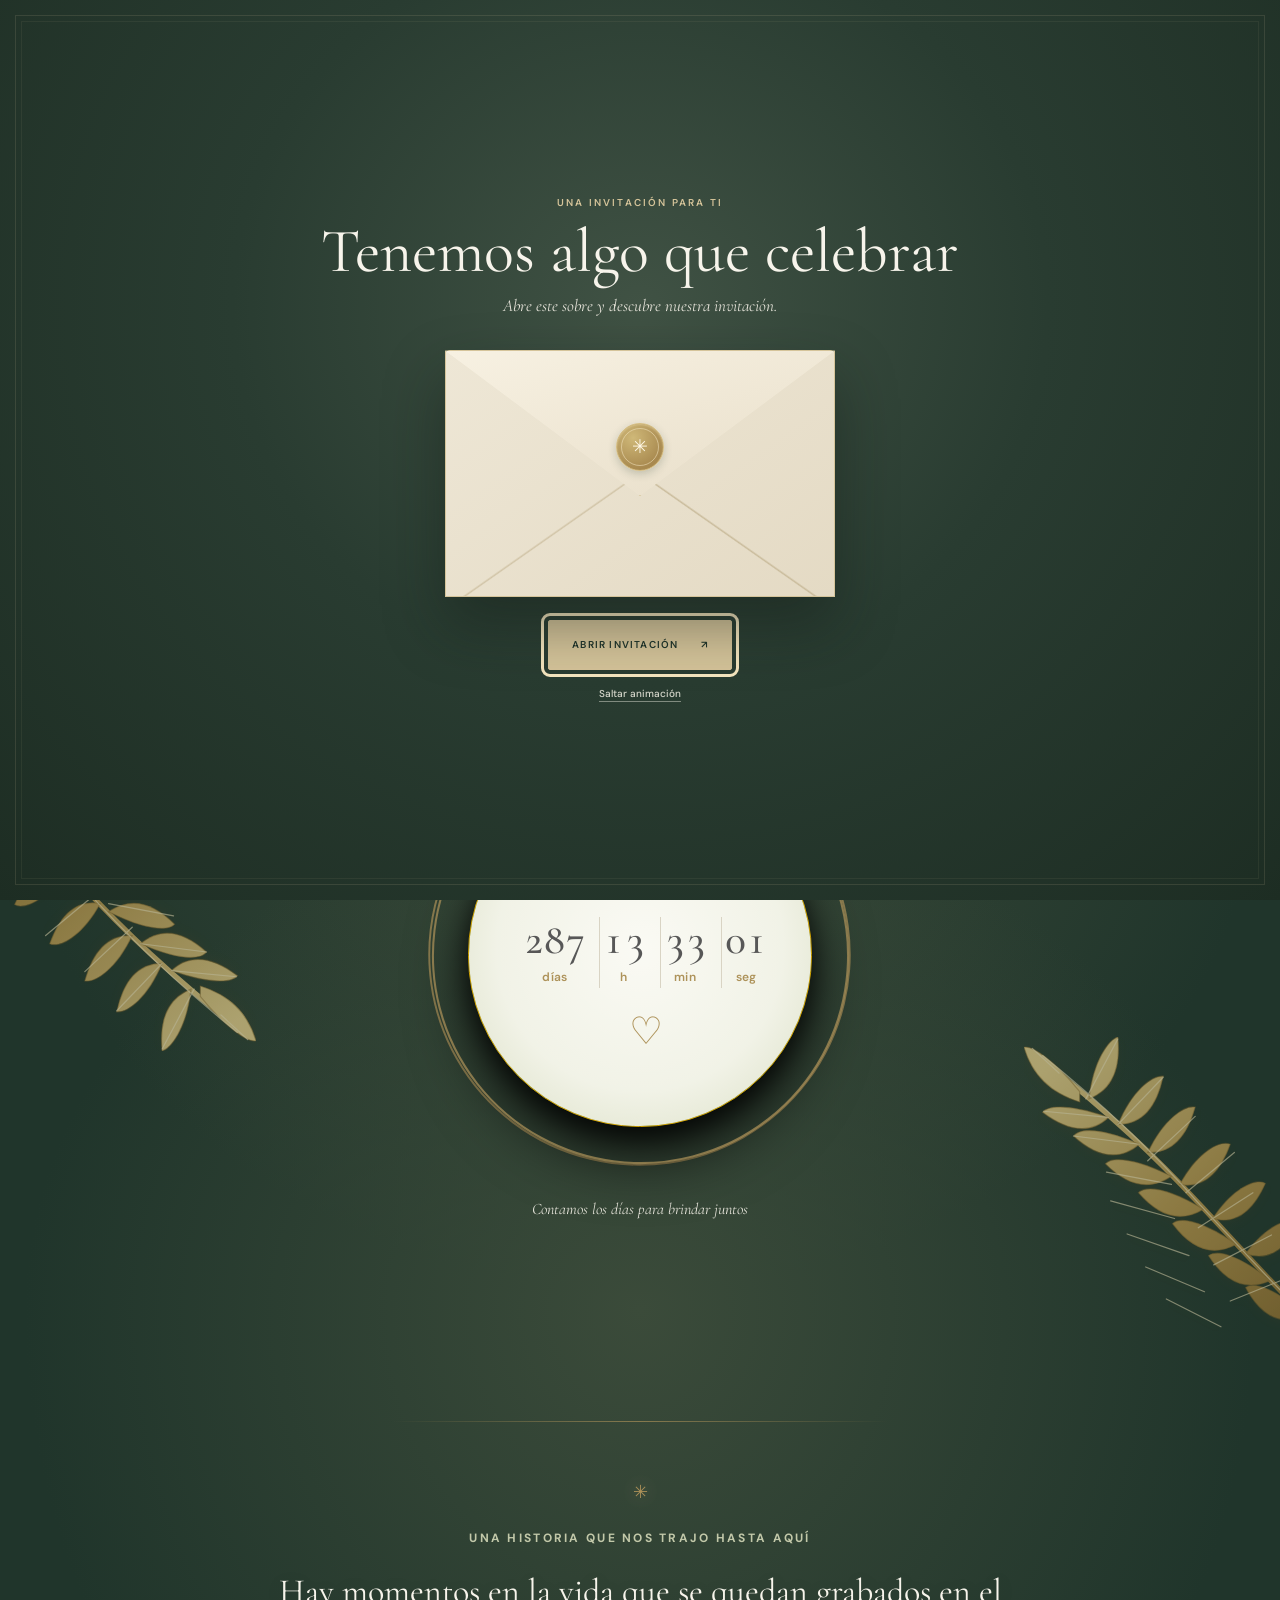
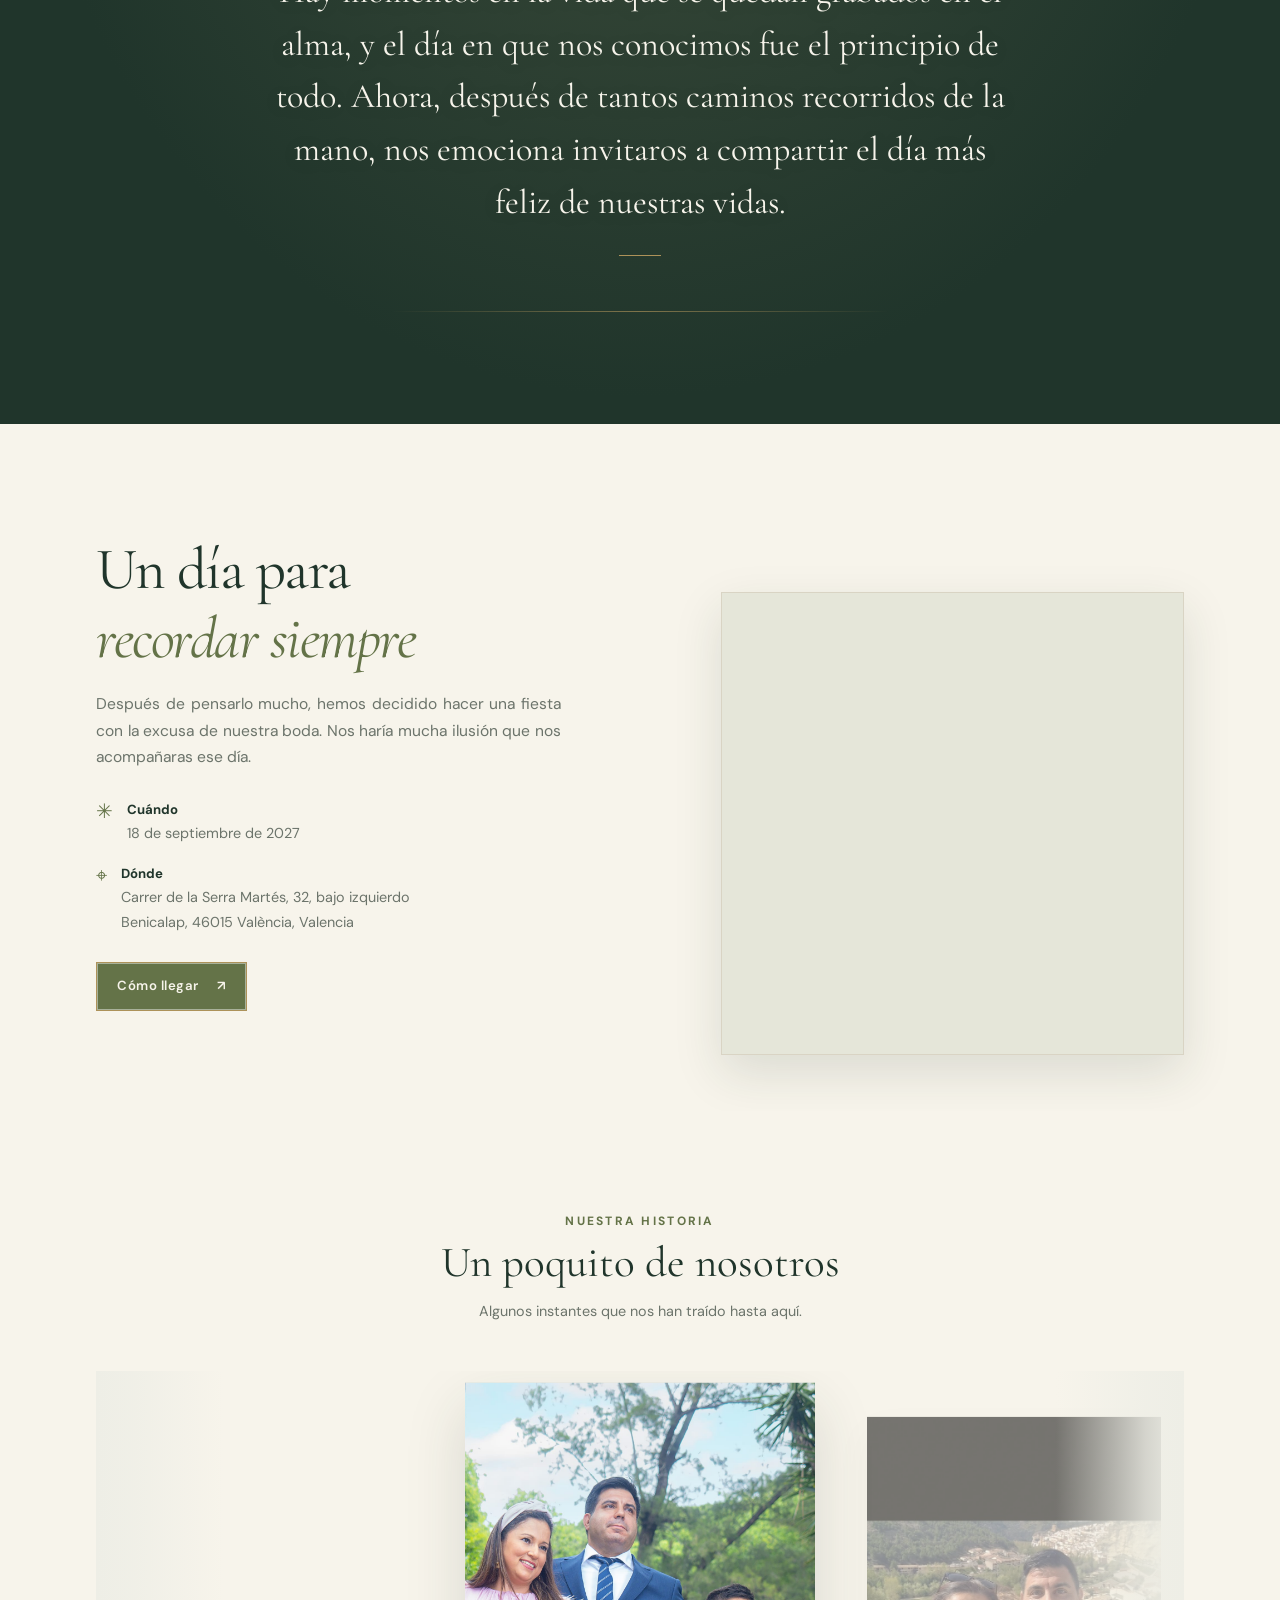
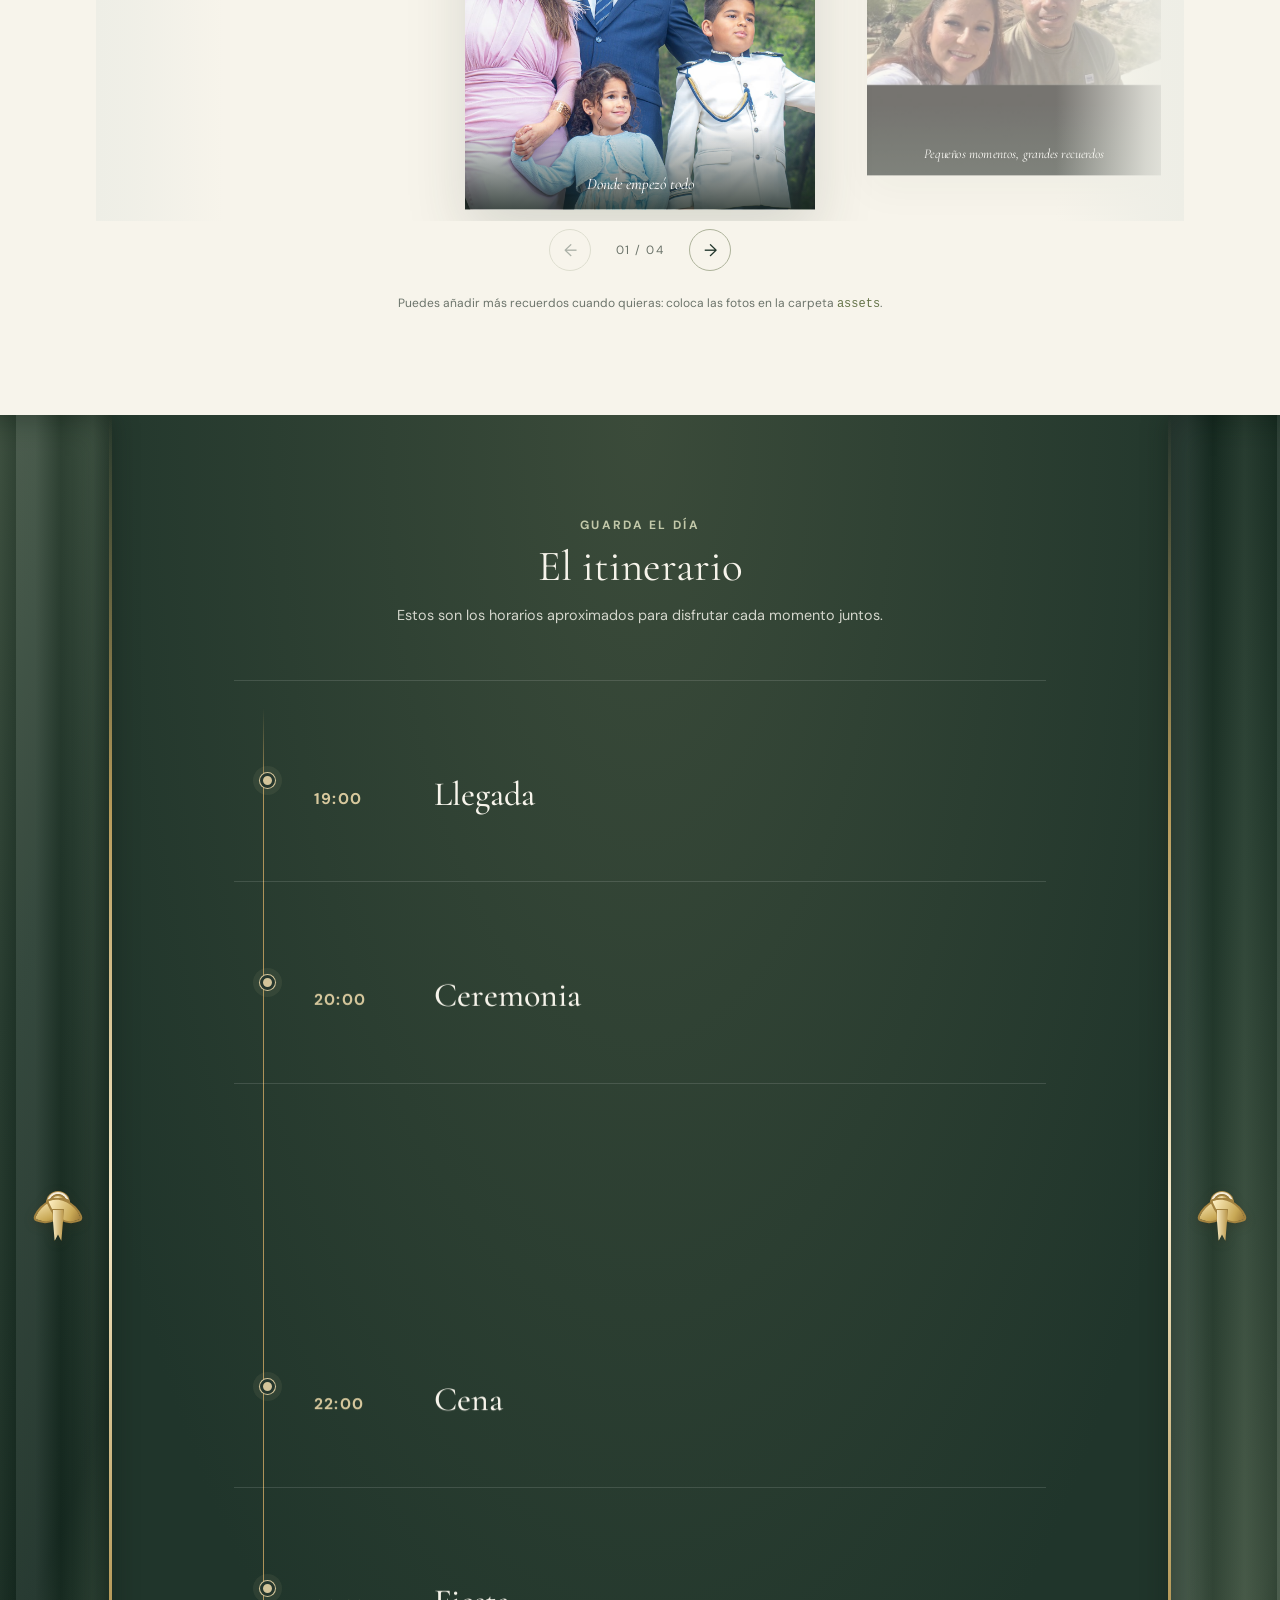
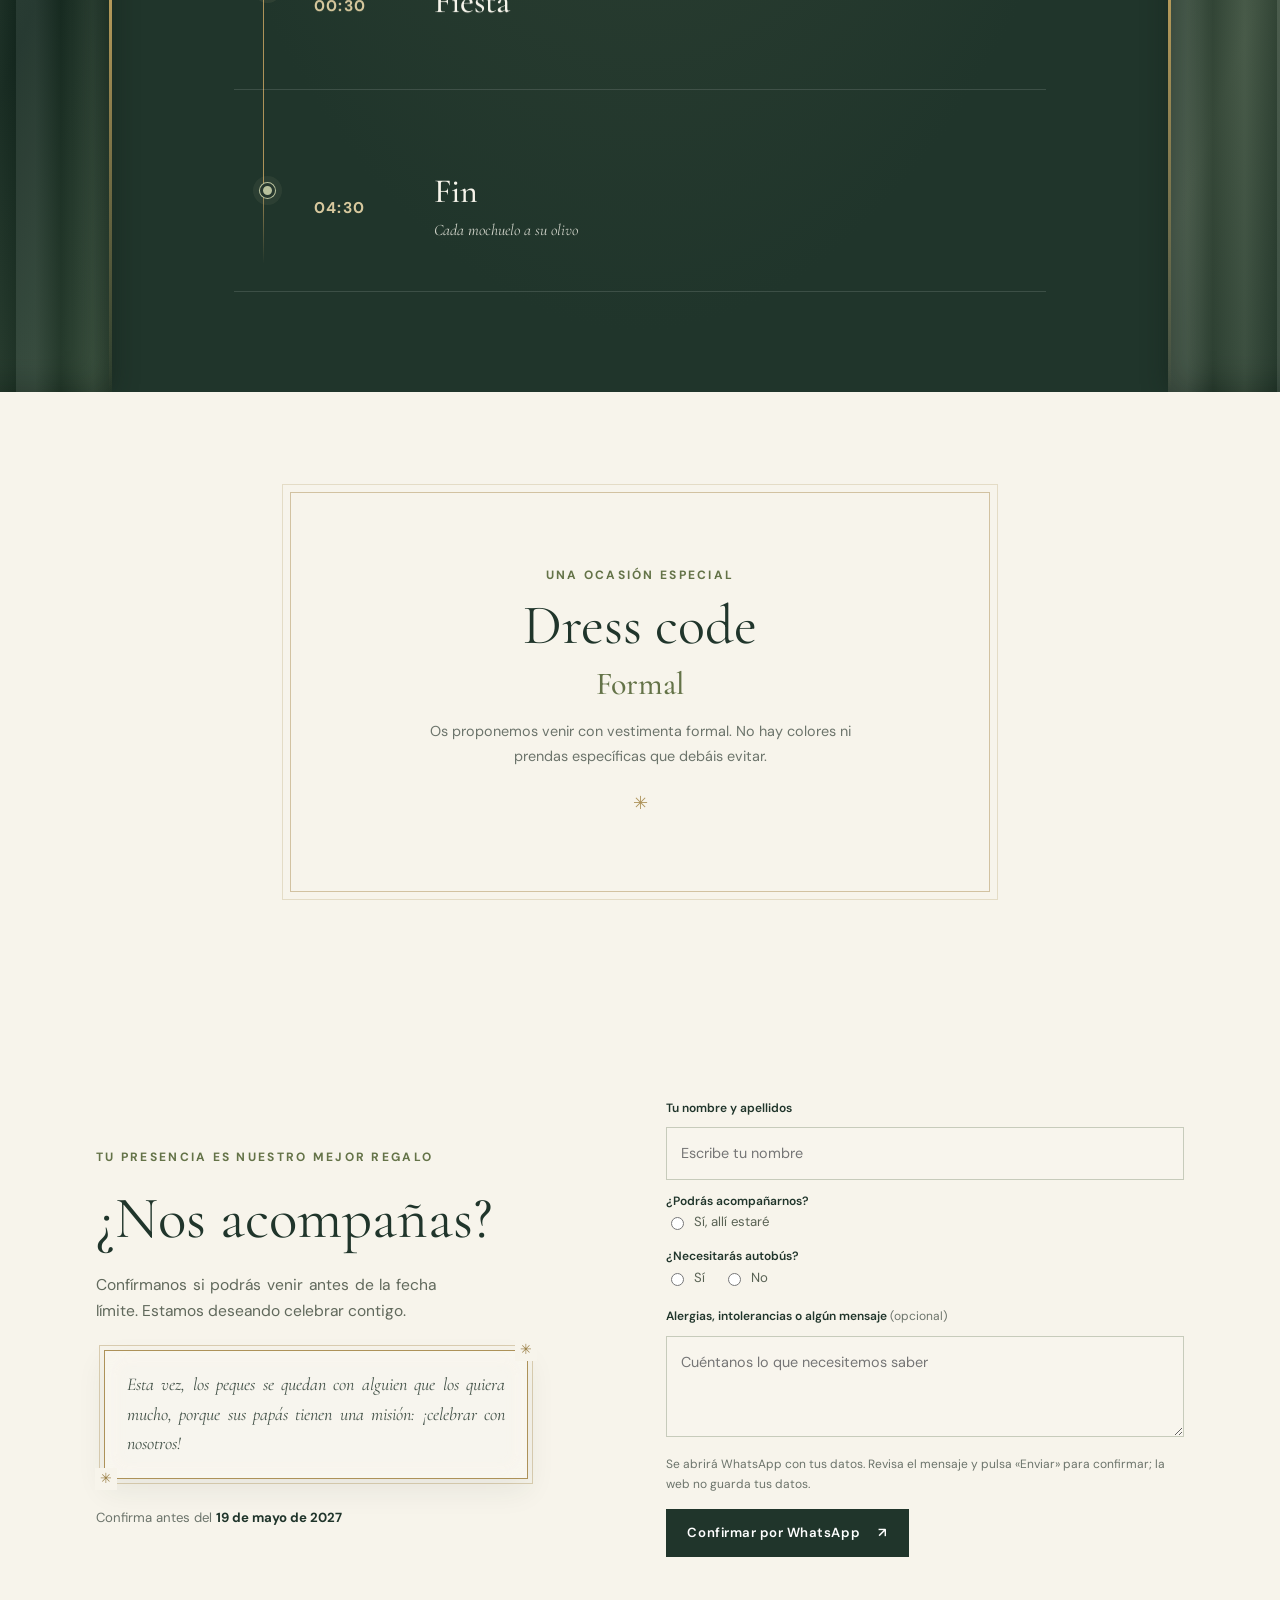
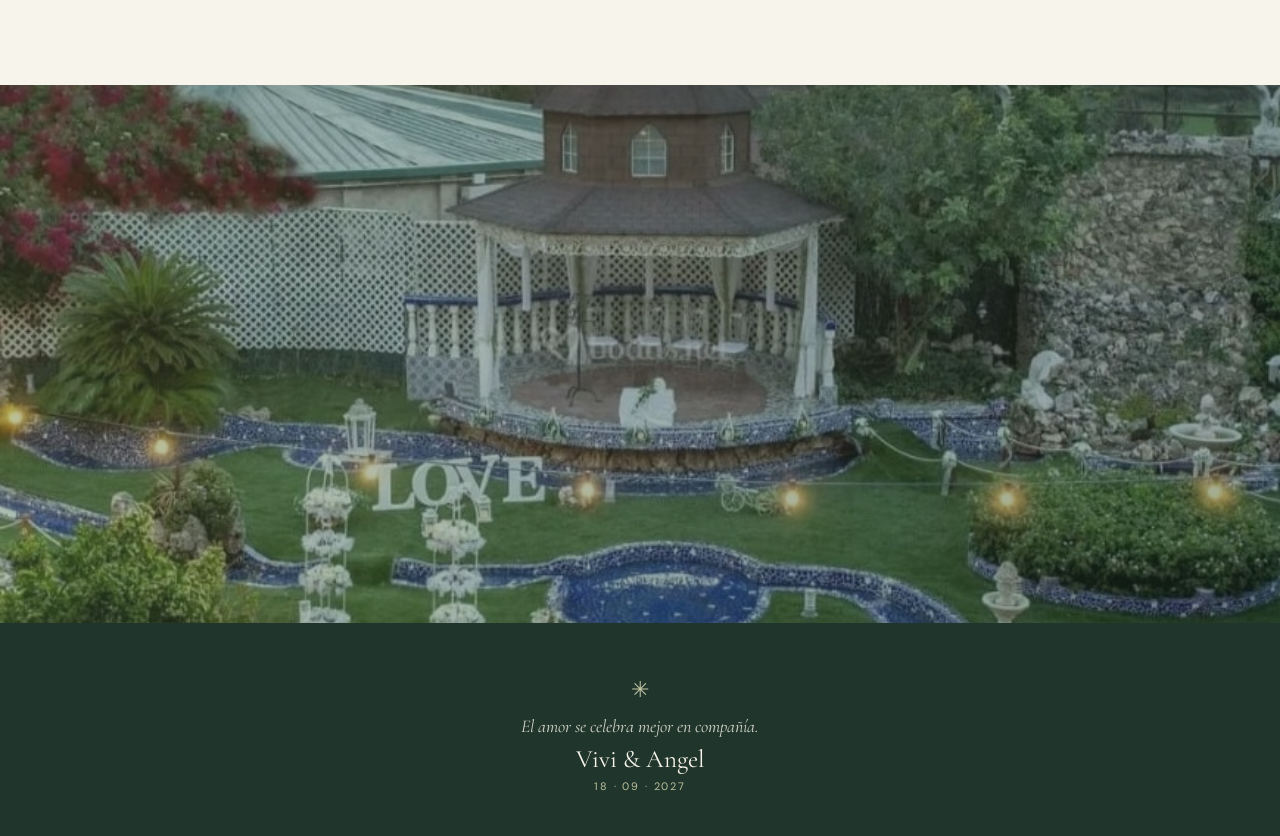
<file: index.html>
<!doctype html>
<html lang="es"><!---ADIOOOOs-->
  <head>
    <meta charset="utf-8">
    <meta name="viewport" content="width=device-width, initial-scale=1">
    <meta name="theme-color" content="#f8f6f0">
    <meta name="description" content="Una invitación muy especial. Nos encantará compartir este día contigo.">
    <title>Una invitación especial</title>
    <link rel="preconnect" href="https://fonts.googleapis.com">
    <link rel="preconnect" href="https://fonts.gstatic.com" crossorigin>
    <link href="https://fonts.googleapis.com/css2?family=Cormorant+Garamond:ital,wght@0,400;0,500;0,600;1,400;1,500&family=DM+Sans:wght@400;500;600;700&display=swap" rel="stylesheet">
    <link rel="stylesheet" href="css/styles.css">
    <link rel="stylesheet" href="css/opening.css">
    <script src="js/config.js" defer></script>
    <script src="js/app.js" defer></script>
    <script src="js/opening.js" defer></script>
  </head>
  <body>
    <section class="invitation-opening" id="invitation-opening" role="dialog" aria-modal="true" aria-labelledby="opening-title" aria-describedby="opening-description">
      <div class="opening-content">
        <p class="opening-eyebrow">Una invitación para ti</p>
        <h1 id="opening-title">Tenemos algo que celebrar</h1>
        <p class="opening-description" id="opening-description">Abre este sobre y descubre nuestra invitación.</p>

        <div class="opening-envelope" id="opening-envelope" aria-hidden="true">
          <div class="envelope-back"></div>
          <div class="envelope-card">
            <span class="envelope-card-flower">✳</span>
            <span>¡Bienvenidos!</span>
          </div>
          <div class="envelope-pocket"></div>
          <div class="envelope-flap"></div>
          <div class="envelope-seal"><span>✳</span></div>
        </div>

        <div class="opening-actions">
          <button class="opening-button" id="opening-open" type="button">Abrir invitación <span aria-hidden="true">↗</span></button>
          <button class="opening-skip" id="opening-skip" type="button">Saltar animación</button> <!---Esto es para el desarrollador QUITAR CUANDO ACABE LA APLICAICON-->
        </div>
      </div>
    </section>
    <main id="invitation">
      <header class="site-header">
        <a class="wordmark" href="#inicio" aria-label="Ir al inicio"><span data-couple-short>Vivi &amp; Angel</span><span class="wordmark-date" data-date-short>00 · 00 · 0000</span></a>
        <nav aria-label="Navegación principal">
          <a href="#celebracion">La celebración</a>
          <a href="#programa">Programa</a>
          <a href="#dress-code">Dress code</a>
          <a href="#confirmacion">Confirmación</a>
        </nav>
        <button class="music-button" id="music-toggle" type="button" aria-pressed="false">
          <span class="music-icon" aria-hidden="true">♫</span><span id="music-label">Nuestra canción</span><span class="visually-hidden" id="music-status" aria-live="polite"></span>
        </button>
      </header>

      <section class="hero" id="inicio">
        <div class="hero-image" role="img" aria-label="Fotografía de la pareja para su invitación de boda"></div>
        <img class="hero-botanical hero-botanical-top-left" data-parallax="0.14" src="assets/rosemary-line.svg" alt="" aria-hidden="true">
        <img class="hero-botanical hero-botanical-bottom-right" data-parallax="0.14" src="assets/rosemary-line.svg" alt="" aria-hidden="true">
        <div class="hero-content" data-parallax="0.14">
          <span class="eyebrow">Con mucha ilusión, queremos invitarte a la boda de...</span>
          <h1><span data-couple-first>Nombre</span><i>&amp;</i><span data-couple-second>Nombre</span></h1>
          <p class="hero-date" data-date-long>Una fecha para recordar</p>
          <span class="hero-rule" aria-hidden="true"></span>
          <p class="hero-note">¡Nos casamos! Y no imaginamos un día más bonito que celebrarlo contigo.</p>
          <a class="text-link" href="#celebracion">Descubre todos los detalles <span aria-hidden="true">↓</span></a>
        </div>
        <span class="hero-side-note" data-parallax="0.14">UN DÍA · TODA UNA VIDA</span>
      </section>

      <section class="countdown-section section-pad" aria-labelledby="countdown-title">
        <svg class="countdown-divider" viewBox="0 0 1440 100" preserveAspectRatio="none" aria-hidden="true">
          <path class="countdown-divider-fill" d="M0 0H1440V88C1260 73 1160 82 1000 91s-310 14-486-1-310-19-514 0Z"/>
          <path class="countdown-divider-line" d="M0 89c204-19 338-15 514 0s310 10 486 1 260-18 440-2"/>
        </svg>
        <div class="countdown-medallion">
          <div class="countdown-circle">
            <video id="countdown-video" class="countdown-video" autoplay muted loop playsinline preload="metadata" aria-hidden="true" tabindex="-1">
              <source src="assets/cuenta-atras.mp4" type="video/mp4">
            </video>
            <div class="countdown-content">
              <p class="eyebrow">Faltan</p>
              <h2 id="countdown-title" class="visually-hidden">La cuenta atrás ha comenzado</h2>
              <div class="countdown" aria-label="Cuenta atrás para la boda">
                <div><strong id="count-days">000</strong><span>días</span></div>
                <span class="count-separator">·</span>
                <div><strong id="count-hours">00</strong><span>h</span></div>
                <span class="count-separator">·</span>
                <div><strong id="count-minutes">00</strong><span>min</span></div>
                <span class="count-separator">·</span>
                <div><strong id="count-seconds">00</strong><span>seg</span></div>
              </div>
              <span class="countdown-flourish" aria-hidden="true">♡</span>
            </div>
          </div>
        </div>
        <p class="countdown-caption" id="countdown-caption">Contamos los días para brindar juntos</p>
      </section>

      <section class="quote-section section-pad" aria-labelledby="quote-title">
        <div class="quote-card reveal">
          <span class="quote-ornament" aria-hidden="true">✳</span>
          <p class="eyebrow">Una historia que nos trajo hasta aquí</p>
          <h2 id="quote-title" class="visually-hidden">Una frase para nuestro gran día</h2>
          <blockquote>Hay momentos en la vida que se quedan grabados en el alma, y el día en que nos conocimos fue el principio de todo. Ahora, después de tantos caminos recorridos de la mano, nos emociona invitaros a compartir el día más feliz de nuestras vidas.</blockquote>
          <span class="quote-rule" aria-hidden="true"></span>
        </div>
      </section>

      <section class="celebration section-pad" id="celebracion">
        <div class="celebration-copy">
          <h2>Un día para<br><em>recordar siempre</em></h2>
          <p>Después de pensarlo mucho, hemos decidido hacer una fiesta con la excusa de nuestra boda. Nos haría mucha ilusión que nos acompañaras ese día.</p>
          <div class="detail-list">
            <div><span class="detail-icon" aria-hidden="true">✳</span><p><strong>Cuándo</strong><span data-date-long>Próximamente</span></p></div>
            <div><span class="detail-icon" aria-hidden="true">⌖</span><p><strong>Dónde</strong><span data-venue>Nombre del lugar</span><span data-address>Dirección pendiente</span></p></div>
          </div>
          <a class="button button-outline" id="map-link" href="#celebracion" target="_blank" rel="noreferrer">Cómo llegar <span aria-hidden="true">↗</span></a>
        </div>
        <div class="celebration-map" data-parallax="0.08">
          <iframe
            id="venue-map"
            title="Mapa interactivo de la ubicación de la celebración"
            loading="lazy"
            referrerpolicy="no-referrer-when-downgrade"
            allowfullscreen
          ></iframe>
        </div>
      </section>

      <section class="story-section section-pad" aria-labelledby="story-title">
        <div class="section-heading reveal">
          <p class="eyebrow">Nuestra historia</p>
          <h2 id="story-title">Un poquito de nosotros</h2>
          <p>Algunos instantes que nos han traído hasta aquí.</p>
        </div>
        <div class="story-album">
          <div class="story-gallery" id="story-gallery" tabindex="0" aria-label="Álbum de fotos. Desliza horizontalmente para ver los recuerdos">
          <figure class="story-photo story-photo-tall">
            <img src="assets/Nosotros1.jpeg" alt="La pareja compartiendo una mirada en el jardín" loading="lazy">
            <figcaption>Donde empezó todo</figcaption>
          </figure>
          <figure class="story-photo story-photo-wide">
            <img src="assets/Nosotros2.jpeg" alt="La pareja abrazada durante una salida juntos" loading="lazy">
            <figcaption>Pequeños momentos, grandes recuerdos</figcaption>
          </figure>
          <figure class="story-photo story-photo-wide">
            <img src="assets/Nosotros2.jpeg" alt="La pareja abrazada durante una salida juntos" loading="lazy">
            <figcaption>Pequeños momentos, grandes recuerdos</figcaption>
          </figure>
          <figure class="story-photo story-photo-wide">
            <img src="assets/Nosotros2.jpeg" alt="La pareja disfrutando de otro recuerdo juntos" loading="lazy">
            <figcaption>Un recuerdo para guardar</figcaption>
          </figure>
          </div>
          <div class="story-controls" aria-label="Controles del álbum">
            <button type="button" class="story-arrow" id="story-prev" aria-label="Foto anterior">←</button>
            <span class="story-counter" id="story-counter" aria-live="polite">01 / 04</span>
            <button type="button" class="story-arrow" id="story-next" aria-label="Foto siguiente">→</button>
          </div>
        </div>
        <p class="story-hint">Puedes añadir más recuerdos cuando quieras: coloca las fotos en la carpeta <code>assets</code>.</p>
      </section>

      <section class="timeline-section section-pad" id="programa">
        <div class="timeline-curtains" aria-hidden="true">
          <div class="timeline-curtain timeline-curtain-left">
            <span class="curtain-tie"><span class="curtain-bow"></span></span>
          </div>
          <div class="timeline-curtain timeline-curtain-right">
            <span class="curtain-tie"><span class="curtain-bow"></span></span>
          </div>
        </div>
        <div class="section-heading">
          <p class="eyebrow">Guarda el día</p>
          <h2>El itinerario</h2>
          <p>Estos son los horarios aproximados para disfrutar cada momento juntos.</p>
        </div>
        <div class="timeline" id="timeline" role="list" aria-label="Itinerario aproximado de la boda"></div>
      </section>

      <section class="dress-code-section section-pad" id="dress-code" aria-labelledby="dress-code-title">
        <div class="dress-code-card">
          <p class="eyebrow">Una ocasión especial</p>
          <h2 id="dress-code-title">Dress code</h2>
          <p class="dress-code-style">Formal</p>
          <p class="dress-code-note">Os proponemos venir con vestimenta formal. No hay colores ni prendas específicas que debáis evitar.</p>
          <span class="dress-code-ornament" aria-hidden="true">✳</span>
        </div>
      </section>

      <section class="rsvp-section section-pad" id="confirmacion">
        <div class="rsvp-intro">
          <p class="eyebrow">Tu presencia es nuestro mejor regalo</p>
          <h2>¿Nos acompañas?</h2>
          <p>Confírmanos si podrás venir antes de la fecha límite. Estamos deseando celebrar contigo.</p>
          <p class="children-note">Esta vez, los peques se quedan con alguien que los quiera mucho, porque sus papás tienen una misión: ¡celebrar con nosotros!</p>
          <div class="rsvp-deadline">Confirma antes del <strong data-rsvp-deadline>fecha pendiente</strong></div>
        </div>
        <form class="rsvp-form" id="rsvp-form">
          <label for="guest-name">Tu nombre y apellidos</label>
          <input id="guest-name" name="guestName" type="text" placeholder="Escribe tu nombre" autocomplete="name" required>
          <fieldset>
            <legend>¿Podrás acompañarnos?</legend>
            <label class="radio-option"><input type="radio" name="attendance" value="Sí, allí estaré" required><span>Sí, allí estaré</span></label>
          </fieldset>
          <fieldset>
            <legend>¿Necesitarás autobús?</legend>
            <label class="radio-option"><input type="radio" name="bus" value="Sí, necesitaré autobús" required><span>Sí</span></label>
            <label class="radio-option"><input type="radio" name="bus" value="No necesitaré autobús" required><span>No</span></label>
          </fieldset>
          <label for="guest-notes">Alergias, intolerancias o algún mensaje <span class="optional">(opcional)</span></label>
          <textarea id="guest-notes" name="notes" rows="3" placeholder="Cuéntanos lo que necesitemos saber"></textarea>
          <p class="whatsapp-note">Se abrirá WhatsApp con tus datos. Revisa el mensaje y pulsa «Enviar» para confirmar; la web no guarda tus datos.</p>
          <button class="button button-dark" type="submit">Confirmar por WhatsApp <span aria-hidden="true">↗</span></button>
          <p class="form-message" id="rsvp-message" aria-live="polite"></p>
        </form>
      </section>

      <figure class="venue-photo-break">
        <img src="assets/masia.jpeg" alt="Vista de la masía donde se celebrará la boda al atardecer" loading="lazy" decoding="async">
      </figure>

      <footer class="site-footer">
        <span class="footer-flower" aria-hidden="true">✳</span>
        <p>El amor se celebra mejor en compañía.</p>
        <strong><span data-couple-short>Vivi &amp; Angel</span></strong>
        <span class="footer-date" data-date-short>00 · 00 · 0000</span>
      </footer>
    </main>

    <audio id="background-music" preload="auto" autoplay loop playsinline></audio>
  </body>
</html>
</file>
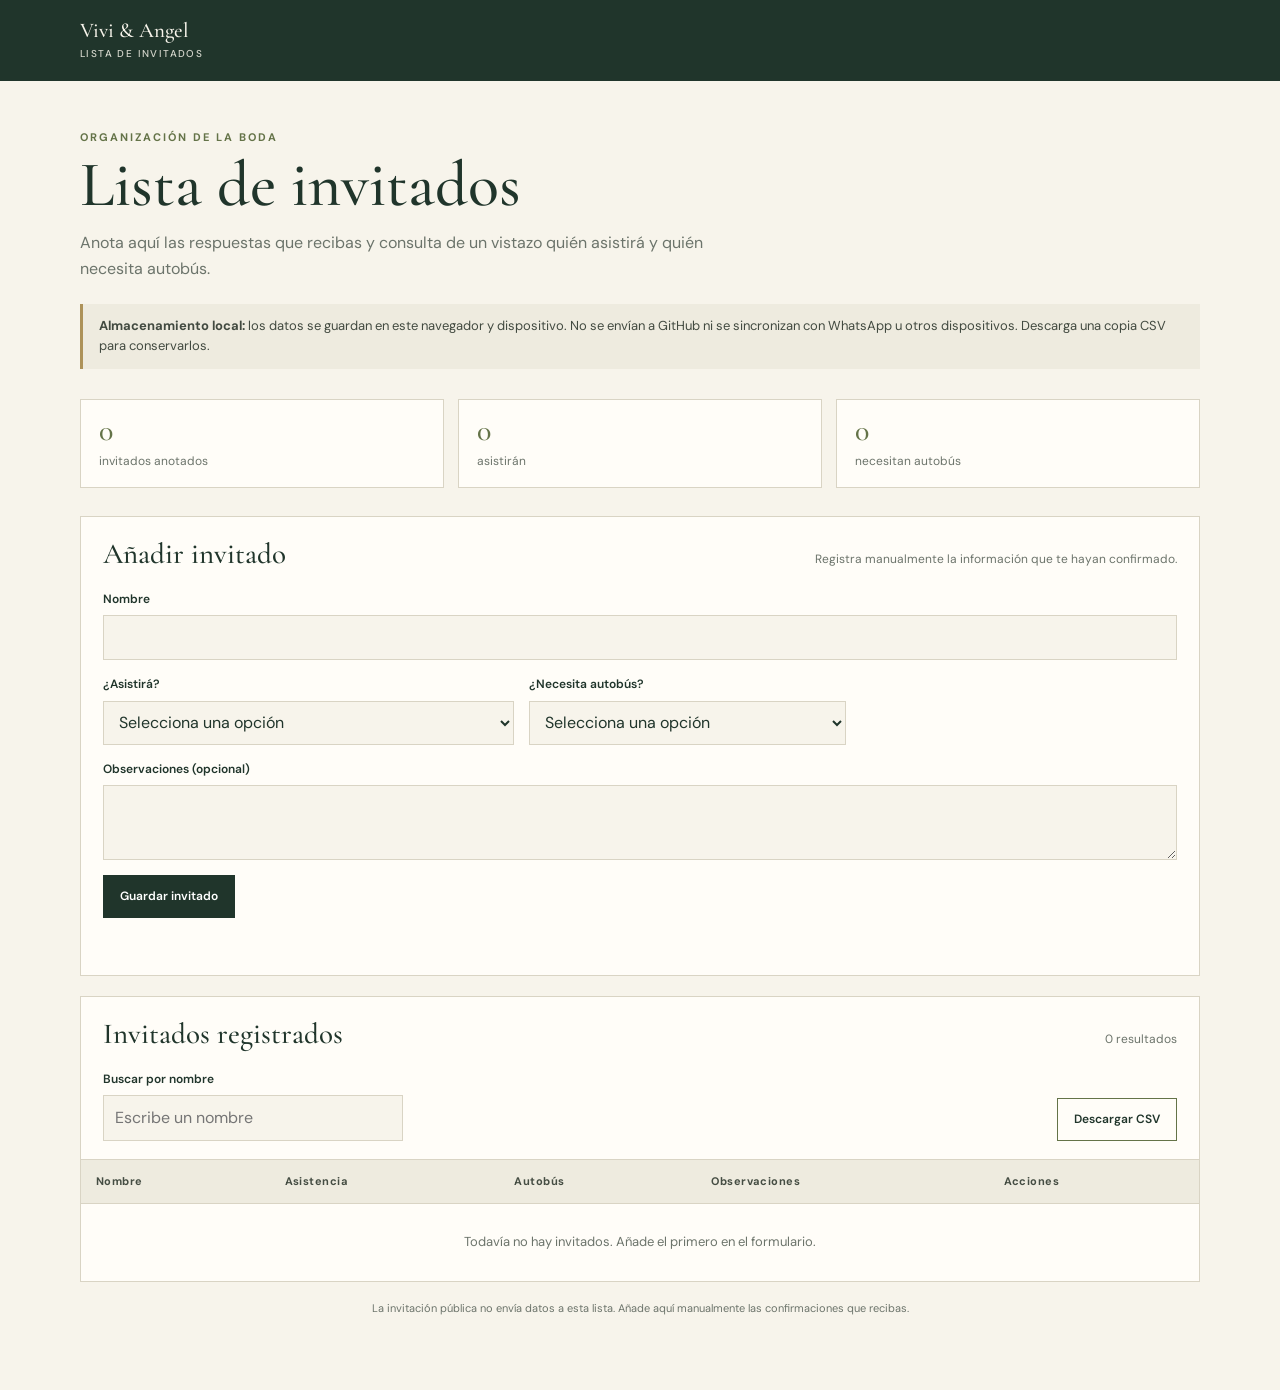
<file: invitados.html>
<!doctype html>
<html lang="es">
  <head>
    <meta charset="utf-8">
    <meta name="viewport" content="width=device-width, initial-scale=1">
    <meta name="theme-color" content="#f7f4eb">
    <meta name="description" content="Lista local de invitados de la boda.">
    <title>Lista de invitados · Vivi &amp; Angel</title>
    <link rel="preconnect" href="https://fonts.googleapis.com">
    <link rel="preconnect" href="https://fonts.gstatic.com" crossorigin>
    <link href="https://fonts.googleapis.com/css2?family=Cormorant+Garamond:wght@400;500;600&family=DM+Sans:wght@400;500;600;700&display=swap" rel="stylesheet">
    <style>
      :root {
        color-scheme: light;
        --paper: #f7f4eb;
        --paper-dark: #eeebdf;
        --ink: #20352b;
        --muted: #6c746b;
        --olive: #647348;
        --gold: #ad9259;
        --line: #d9d4c4;
        --serif: "Cormorant Garamond", Georgia, serif;
        --sans: "DM Sans", Arial, sans-serif;
      }

      * { box-sizing: border-box; }
      body { min-width: 320px; margin: 0; background: var(--paper); color: var(--ink); font: 16px/1.6 var(--sans); }
      button, input, select, textarea { font: inherit; }
      button { cursor: pointer; }
      button:focus-visible, input:focus-visible, select:focus-visible, textarea:focus-visible, a:focus-visible { outline: 3px solid #ad925980; outline-offset: 3px; }
      .site-header { padding: 18px max(5%, calc((100% - 1120px)/2)); background: var(--ink); color: var(--paper); }
      .site-header a { color: inherit; text-decoration: none; }
      .wordmark { font: 500 21px/1.2 var(--serif); }
      .wordmark span { display: block; color: #d4d6cc; font: 500 10px/1.8 var(--sans); letter-spacing: .14em; }
      main { width: min(1120px, 90%); margin: 0 auto; padding: 48px 0 72px; }
      .intro { margin-bottom: 30px; }
      .eyebrow { margin: 0 0 5px; color: var(--olive); font-size: 11px; font-weight: 700; letter-spacing: .18em; text-transform: uppercase; }
      h1, h2 { font-family: var(--serif); font-weight: 500; }
      h1 { margin: 0; font-size: clamp(42px, 7vw, 64px); line-height: 1.05; }
      .intro-copy { max-width: 660px; margin: 12px 0 0; color: var(--muted); }
      .notice { margin: 22px 0 0; border-left: 3px solid var(--gold); padding: 12px 16px; background: #eeebdf; color: #424a40; font-size: 13px; }
      .stats { display: grid; grid-template-columns: repeat(3, 1fr); gap: 14px; margin: 28px 0; }
      .stat { border: 1px solid var(--line); padding: 14px 18px; background: #fffdf8; }
      .stat strong { display: block; color: var(--olive); font: 500 30px/1.1 var(--serif); }
      .stat span { color: var(--muted); font-size: 12px; }
      .panel { margin-top: 20px; border: 1px solid var(--line); background: #fffdf8; }
      .panel-heading { display: flex; flex-wrap: wrap; align-items: baseline; justify-content: space-between; gap: 8px 20px; padding: 20px 22px 0; }
      h2 { margin: 0; font-size: 29px; line-height: 1.2; }
      .panel-heading p { margin: 0; color: var(--muted); font-size: 12px; }
      form { display: grid; grid-template-columns: 1.3fr 1fr 1fr; gap: 15px; padding: 18px 22px 22px; }
      .field { display: grid; gap: 6px; }
      .field-wide { grid-column: 1 / -1; }
      label { color: var(--ink); font-size: 12px; font-weight: 600; }
      input, select, textarea { width: 100%; min-height: 44px; border: 1px solid var(--line); border-radius: 0; padding: 9px 11px; background: var(--paper); color: var(--ink); }
      textarea { min-height: 75px; resize: vertical; }
      .form-actions { display: flex; flex-wrap: wrap; align-items: center; gap: 10px; grid-column: 1 / -1; }
      .button { min-height: 43px; border: 1px solid var(--ink); padding: 9px 16px; background: var(--ink); color: white; font-size: 12px; font-weight: 600; }
      .button:hover { background: var(--olive); }
      .button-secondary { border-color: var(--olive); background: transparent; color: var(--ink); }
      .button-secondary:hover { color: white; }
      .button-small { min-height: 34px; padding: 5px 9px; font-size: 11px; }
      .message { min-height: 1.5em; margin: 0 22px 16px; color: #a34339; font-size: 13px; }
      .message.success { color: var(--olive); }
      .toolbar { display: flex; flex-wrap: wrap; align-items: end; justify-content: space-between; gap: 12px; padding: 18px 22px; }
      .toolbar .field { width: min(100%, 300px); }
      .table-wrap { overflow-x: auto; border-top: 1px solid var(--line); }
      table { width: 100%; border-collapse: collapse; text-align: left; }
      th, td { padding: 13px 15px; border-bottom: 1px solid var(--line); vertical-align: top; }
      th { background: var(--paper-dark); color: #454d43; font-size: 11px; font-weight: 700; letter-spacing: .04em; white-space: nowrap; }
      td { font-size: 13px; }
      tbody tr:last-child td { border-bottom: 0; }
      .actions { display: flex; flex-wrap: wrap; gap: 7px; }
      .empty { padding: 28px 16px; color: var(--muted); text-align: center; }
      footer { padding-top: 18px; color: var(--muted); font-size: 11px; text-align: center; }

      @media (max-width: 680px) {
        main { padding-top: 34px; }
        .stats { gap: 8px; }
        .stat { padding: 12px 10px; }
        .stat strong { font-size: 26px; }
        .stat span { font-size: 10px; }
        form { grid-template-columns: 1fr 1fr; padding: 16px; }
        .panel-heading, .toolbar { padding-right: 16px; padding-left: 16px; }
        .message { margin-right: 16px; margin-left: 16px; }
        th, td { padding: 11px 12px; }
      }
      @media (max-width: 430px) {
        form { grid-template-columns: 1fr; }
        .field-wide, .form-actions { grid-column: auto; }
        .stats { grid-template-columns: 1fr; }
      }
    </style>
  </head>
  <body>
    <header class="site-header">
      <a class="wordmark" href="index.html">Vivi &amp; Angel<span>LISTA DE INVITADOS</span></a>
    </header>

    <main>
      <section class="intro" aria-labelledby="page-title">
        <p class="eyebrow">Organización de la boda</p>
        <h1 id="page-title">Lista de invitados</h1>
        <p class="intro-copy">Anota aquí las respuestas que recibas y consulta de un vistazo quién asistirá y quién necesita autobús.</p>
        <p class="notice"><strong>Almacenamiento local:</strong> los datos se guardan en este navegador y dispositivo. No se envían a GitHub ni se sincronizan con WhatsApp u otros dispositivos. Descarga una copia CSV para conservarlos.</p>
      </section>

      <section class="stats" aria-label="Resumen de invitados">
        <div class="stat"><strong id="total-count">0</strong><span>invitados anotados</span></div>
        <div class="stat"><strong id="attending-count">0</strong><span>asistirán</span></div>
        <div class="stat"><strong id="bus-count">0</strong><span>necesitan autobús</span></div>
      </section>

      <section class="panel" aria-labelledby="form-title">
        <div class="panel-heading">
          <h2 id="form-title">Añadir invitado</h2>
          <p>Registra manualmente la información que te hayan confirmado.</p>
        </div>
        <form id="guest-form">
          <div class="field field-wide">
            <label for="guest-name">Nombre</label>
            <input id="guest-name" name="name" type="text" maxlength="120" autocomplete="off" required>
          </div>
          <div class="field">
            <label for="guest-attendance">¿Asistirá?</label>
            <select id="guest-attendance" name="attendance" required>
              <option value="">Selecciona una opción</option>
              <option value="yes">Sí, allí estará</option>
              <option value="no">No podrá asistir</option>
              <option value="pending">Pendiente de respuesta</option>
            </select>
          </div>
          <div class="field">
            <label for="guest-bus">¿Necesita autobús?</label>
            <select id="guest-bus" name="bus" required>
              <option value="">Selecciona una opción</option>
              <option value="yes">Sí</option>
              <option value="no">No</option>
              <option value="pending">Pendiente de confirmar</option>
            </select>
          </div>
          <div class="field field-wide">
            <label for="guest-notes">Observaciones <span>(opcional)</span></label>
            <textarea id="guest-notes" name="notes" maxlength="500" rows="2"></textarea>
          </div>
          <div class="form-actions">
            <button class="button" id="save-button" type="submit">Guardar invitado</button>
            <button class="button button-secondary" id="cancel-edit" type="button" hidden>Cancelar edición</button>
          </div>
        </form>
        <p class="message" id="message" role="status" aria-live="polite"></p>
      </section>

      <section class="panel" aria-labelledby="list-title">
        <div class="panel-heading">
          <h2 id="list-title">Invitados registrados</h2>
          <p id="result-count">0 resultados</p>
        </div>
        <div class="toolbar">
          <div class="field">
            <label for="search">Buscar por nombre</label>
            <input id="search" type="search" autocomplete="off" placeholder="Escribe un nombre">
          </div>
          <button class="button button-secondary" id="export-button" type="button">Descargar CSV</button>
        </div>
        <div class="table-wrap">
          <table>
            <thead>
              <tr>
                <th scope="col">Nombre</th>
                <th scope="col">Asistencia</th>
                <th scope="col">Autobús</th>
                <th scope="col">Observaciones</th>
                <th scope="col"><span class="visually-hidden">Acciones</span></th>
              </tr>
            </thead>
            <tbody id="guest-list"></tbody>
          </table>
        </div>
      </section>
      <footer>La invitación pública no envía datos a esta lista. Añade aquí manualmente las confirmaciones que recibas.</footer>
    </main>

    <script>
      (function () {
        "use strict";

        var storageKey = "vivi-angel-lista-invitados-v1";
        var form = document.getElementById("guest-form");
        var nameInput = document.getElementById("guest-name");
        var attendanceInput = document.getElementById("guest-attendance");
        var busInput = document.getElementById("guest-bus");
        var notesInput = document.getElementById("guest-notes");
        var saveButton = document.getElementById("save-button");
        var cancelButton = document.getElementById("cancel-edit");
        var message = document.getElementById("message");
        var list = document.getElementById("guest-list");
        var search = document.getElementById("search");
        var exportButton = document.getElementById("export-button");
        var editingId = null;
        var guests = readGuests();

        function setMessage(text, isSuccess) {
          message.textContent = text;
          message.className = isSuccess ? "message success" : "message";
        }

        function readGuests() {
          try {
            var stored = window.localStorage.getItem(storageKey);
            if (stored === null) return [];
            var parsed = JSON.parse(stored);
            var valid = Array.isArray(parsed) && parsed.every(function (guest) {
              return guest && typeof guest.id === "string" &&
                typeof guest.name === "string" &&
                ["yes", "no", "pending"].indexOf(guest.attendance) !== -1 &&
                ["yes", "no", "pending"].indexOf(guest.bus) !== -1 &&
                typeof guest.notes === "string";
            });
            if (!valid) throw new Error("El formato guardado no es válido.");
            return parsed;
          } catch (error) {
            setMessage("No se pudieron leer los datos guardados. No se modificará la lista. " + error.message, false);
            form.querySelectorAll("input, select, textarea, button").forEach(function (control) {
              control.disabled = true;
            });
            exportButton.disabled = true;
            return [];
          }
        }

        function persist(nextGuests) {
          try {
            window.localStorage.setItem(storageKey, JSON.stringify(nextGuests));
            guests = nextGuests;
            return true;
          } catch (error) {
            setMessage("No se pudieron guardar los cambios en este navegador: " + error.message, false);
            return false;
          }
        }

        function labelAttendance(value) {
          return value === "yes" ? "Sí, asistirá" : value === "no" ? "No asistirá" : "Pendiente";
        }

        function labelBus(value) {
          return value === "yes" ? "Sí" : value === "no" ? "No" : "Pendiente";
        }

        function makeCell(text) {
          var cell = document.createElement("td");
          cell.textContent = text || "—";
          return cell;
        }

        function render() {
          document.getElementById("total-count").textContent = String(guests.length);
          document.getElementById("attending-count").textContent = String(guests.filter(function (guest) {
            return guest.attendance === "yes";
          }).length);
          document.getElementById("bus-count").textContent = String(guests.filter(function (guest) {
            return guest.bus === "yes";
          }).length);

          var query = search.value.trim().toLocaleLowerCase("es");
          var visibleGuests = guests.filter(function (guest) {
            return guest.name.toLocaleLowerCase("es").indexOf(query) !== -1;
          }).slice().reverse();
          list.replaceChildren();
          document.getElementById("result-count").textContent = visibleGuests.length + (visibleGuests.length === 1 ? " resultado" : " resultados");

          if (visibleGuests.length === 0) {
            var row = document.createElement("tr");
            var emptyCell = document.createElement("td");
            emptyCell.colSpan = 5;
            emptyCell.className = "empty";
            emptyCell.textContent = guests.length ? "No se encontraron invitados con ese nombre." : "Todavía no hay invitados. Añade el primero en el formulario.";
            row.appendChild(emptyCell);
            list.appendChild(row);
            return;
          }

          visibleGuests.forEach(function (guest) {
            var row = document.createElement("tr");
            row.appendChild(makeCell(guest.name));
            row.appendChild(makeCell(labelAttendance(guest.attendance)));
            row.appendChild(makeCell(labelBus(guest.bus)));
            row.appendChild(makeCell(guest.notes));

            var actionsCell = document.createElement("td");
            var actions = document.createElement("div");
            actions.className = "actions";
            var editButton = document.createElement("button");
            editButton.type = "button";
            editButton.className = "button button-secondary button-small";
            editButton.textContent = "Editar";
            editButton.setAttribute("aria-label", "Editar a " + guest.name);
            editButton.addEventListener("click", function () {
              editingId = guest.id;
              nameInput.value = guest.name;
              attendanceInput.value = guest.attendance;
              busInput.value = guest.bus;
              notesInput.value = guest.notes;
              document.getElementById("form-title").textContent = "Editar invitado";
              saveButton.textContent = "Guardar cambios";
              cancelButton.hidden = false;
              setMessage("", true);
              nameInput.focus();
            });

            var deleteButton = document.createElement("button");
            deleteButton.type = "button";
            deleteButton.className = "button button-secondary button-small";
            deleteButton.textContent = "Eliminar";
            deleteButton.setAttribute("aria-label", "Eliminar a " + guest.name);
            deleteButton.addEventListener("click", function () {
              if (!window.confirm("¿Quieres eliminar a " + guest.name + " de la lista?")) return;
              if (persist(guests.filter(function (item) { return item.id !== guest.id; }))) {
                if (editingId === guest.id) resetForm();
                setMessage("Invitado eliminado.", true);
                render();
              }
            });

            actions.appendChild(editButton);
            actions.appendChild(deleteButton);
            actionsCell.appendChild(actions);
            row.appendChild(actionsCell);
            list.appendChild(row);
          });
        }

        function resetForm() {
          form.reset();
          editingId = null;
          document.getElementById("form-title").textContent = "Añadir invitado";
          saveButton.textContent = "Guardar invitado";
          cancelButton.hidden = true;
        }

        form.addEventListener("submit", function (event) {
          event.preventDefault();
          var name = nameInput.value.trim();
          var wasEditing = Boolean(editingId);
          if (!name) {
            setMessage("Escribe el nombre del invitado.", false);
            nameInput.focus();
            return;
          }

          var guest = {
            id: editingId || "guest-" + Date.now() + "-" + Math.random().toString(36).slice(2),
            name: name,
            attendance: attendanceInput.value,
            bus: busInput.value,
            notes: notesInput.value.trim()
          };
          var nextGuests = editingId
            ? guests.map(function (item) { return item.id === editingId ? guest : item; })
            : guests.concat(guest);

          if (persist(nextGuests)) {
            resetForm();
            setMessage(wasEditing ? "Cambios guardados." : "Invitado añadido.", true);
            render();
          }
        });

        cancelButton.addEventListener("click", function () {
          resetForm();
          setMessage("", true);
        });

        search.addEventListener("input", render);

        exportButton.addEventListener("click", function () {
          var rows = [["Nombre", "Asistencia", "Autobús", "Observaciones"]].concat(guests.map(function (guest) {
            return [guest.name, labelAttendance(guest.attendance), labelBus(guest.bus), guest.notes];
          }));
          var csv = "\uFEFF" + rows.map(function (row) {
            return row.map(function (value) {
              return '"' + String(value).replace(/"/g, '""') + '"';
            }).join(",");
          }).join("\r\n");
          var url = URL.createObjectURL(new Blob([csv], { type: "text/csv;charset=utf-8" }));
          var link = document.createElement("a");
          link.href = url;
          link.download = "invitados-boda.csv";
          link.click();
          window.setTimeout(function () { URL.revokeObjectURL(url); }, 1000);
        });

        render();
      }());
    </script>
  </body>
</html>
</file>
<file: css/styles.css>
:root {
  color-scheme: light;
  --paper: #f7f4eb;
  --paper-dark: #eeebdf;
  --ink: #20352b;
  --muted: #6c746b;
  --olive: #647348;
  --gold: #ad9259;
  --line: #d9d4c4;
  --serif: "Cormorant Garamond", Georgia, serif;
  --sans: "DM Sans", Arial, sans-serif;
}

* { box-sizing: border-box; }
html { width: 100%; min-width: 0; overflow-x: hidden; scroll-behavior: smooth; }
body { width: 100%; min-width: 0; margin: 0; overflow-x: hidden; background: var(--paper); color: var(--ink); font-family: var(--sans); font-size: 18px; line-height: 1.7; }
#invitation { width: 100%; min-width: 0; max-width: 100%; margin: 0; }
button, input, textarea { font: inherit; }
a { color: inherit; }
[hidden] { display: none !important; }
.visually-hidden { position: absolute; width: 1px; height: 1px; padding: 0; margin: -1px; overflow: hidden; clip: rect(0, 0, 0, 0); white-space: nowrap; border: 0; }
.eyebrow { margin: 0; color: var(--olive); font-size: 12px; font-weight: 700; letter-spacing: .19em; line-height: 1.7; text-transform: uppercase; }

.rsvp-form input:not([type=radio]), .rsvp-form textarea { width: 100%; border: 1px solid var(--line); border-radius: 0; background: transparent; padding: 13px 14px; color: var(--ink); outline: none; }
.rsvp-form input:focus, .rsvp-form textarea:focus { border-color: var(--olive); }
.form-message { min-height: 1.3em; margin: 0; color: #a34339; font-size: 14.4px; }

.button { min-height: 48px; display: inline-flex; align-items: center; justify-content: center; gap: 18px; border: 1px solid transparent; padding: 12px 20px; text-decoration: none; cursor: pointer; font-size: 13.2px; font-weight: 600; letter-spacing: .04em; transition: background .2s, color .2s, border-color .2s; }
.button-dark { background: var(--ink); color: #fff; }
.button-dark:hover { background: var(--olive); }
.button-outline { border-color: var(--gold); background: var(--olive); color: var(--paper); box-shadow: inset 0 0 0 1px #ffffff70; }
.button-outline:hover { background: var(--ink); color: #fff; }
.button-outline:focus-visible { outline: 2px solid var(--gold); outline-offset: 3px; }

.site-header { position: relative; z-index: 5; height: 77px; display: flex; align-items: center; justify-content: space-between; gap: 24px; padding: 0 7.2%; border-bottom: 1px solid #ad92592e; background: radial-gradient(ellipse at 50% 0%, #3b4b3a, var(--ink) 68%); color: var(--paper); }
.wordmark { display: grid; gap: 0; text-decoration: none; font: 500 19px/1.25 var(--serif); }
.wordmark-date { color: #d4d6cc; font: 500 9.6px/1.7 var(--sans); letter-spacing: .12em; }
.site-header nav { display: flex; align-items: center; gap: clamp(15px, 3vw, 40px); }
.site-header nav a { color: #d4d6cc; text-decoration: none; font-size: 12px; }
.site-header nav a:hover { color: var(--paper); }
.music-button { display: flex; align-items: center; gap: 8px; border: 0; background: none; color: var(--paper); cursor: pointer; font-size: 12px; }
.music-icon { display: grid; width: 27px; height: 27px; place-items: center; border: 1px solid #d4d6cc; border-radius: 50%; color: #c2c8a9; font-size: 16.8px; }
.music-button[aria-pressed="true"] .music-icon { animation: music-pulse 1.4s ease-in-out infinite; }
@keyframes music-pulse { 50% { box-shadow: 0 0 0 5px #727b5d20; } }

.hero { position: relative; min-height: clamp(610px, 78vh, 790px); display: grid; place-items: center; overflow: hidden; text-align: center; }
.hero-image { position: absolute; inset: -5% 0; background: radial-gradient(ellipse at 50% 0%, #3b4b3a, var(--ink) 68%); background-attachment: fixed; background-position: center 18%; background-size: cover; transform: scale(1.08); }
.hero-botanical { position: absolute; z-index: 1; width: clamp(200px, 24vw, 330px); height: auto; opacity: .66; filter: drop-shadow(0 3px 8px #111b1424); pointer-events: none; }
.hero-botanical-top-left { top: -34px; left: -36px; transform: translate3d(0,var(--parallax-y,0px),0) rotate(-7deg); }
.hero-botanical-bottom-right { right: -44px; bottom: -43px; transform: translate3d(0,var(--parallax-y,0px),0) rotate(173deg); }
.hero-content { position: relative; max-width: 770px; padding: 70px 25px 76px; color: var(--paper); transform: translate3d(0,var(--parallax-y,0px),0); }
.hero-content .eyebrow { color: #c2c8a9; }
.hero-content h1 { display: flex; align-items: center; justify-content: center; gap: clamp(12px, 3vw, 32px); margin: 21px 0 7px; font: 400 clamp(50px, 9vw, 106px)/1.15 var(--serif); letter-spacing: -.055em; }
.hero-content h1 i { color: var(--gold); font-size: .57em; font-weight: 400; }
.hero-date { margin: 15px 0 20px; color: #d4d6cc; font-size: 13.2px; font-weight: 600; letter-spacing: .19em; text-transform: uppercase; }
.hero-rule { display: block; width: 62px; height: 1px; margin: 25px auto; background: var(--gold); }
.hero-note { max-width: 370px; margin: 0 auto 24px; color: #e4e3d9; font: italic 17px/1.7 var(--serif); }
.text-link { text-decoration: none; font-size: 12px; font-weight: 600; letter-spacing: .07em; }
.text-link span { margin-left: 7px; color: var(--gold); }
.hero-side-note { position: absolute; right: 4%; bottom: 38px; color: #d4d6cc; font-size: 9.6px; letter-spacing: .2em; writing-mode: vertical-rl; transform: translate3d(0,var(--parallax-y,0px),0); }

.section-pad { padding: 100px max(7.5%, calc((100% - 1120px)/2)); }
.countdown-section { position: relative; z-index: 2; isolation: isolate; overflow: visible; padding-top: 18px; padding-bottom: 90px; background: radial-gradient(ellipse at 50% 100%, #3b4b3a 0%, transparent 68%), radial-gradient(ellipse at 50% 0%, #3b4b3a, var(--ink) 68%); color: var(--paper); text-align: center; }
.countdown-divider { position: absolute; z-index: 0; top: -22px; left: 0; display: block; width: 100%; height: 100px; overflow: visible; pointer-events: none; transform: rotate(180deg); }
.countdown-divider-fill { fill: #20352b; }
.countdown-divider-line { fill: none; stroke: #ad925980; stroke-width: 1.2; vector-effect: non-scaling-stroke; }
.countdown-section .eyebrow { color: var(--gold); font: 600 clamp(21px, 3vw, 32px)/1.1 var(--serif); letter-spacing: 0; text-transform: none; }
.countdown-section h2, .section-heading h2, .rsvp-intro h2 { margin: 9px 0 0; font: 400 clamp(30px, 4vw, 43px)/1.3 var(--serif); }
.countdown-medallion { position: relative; z-index: 1; display: grid; width: min(100%, 440px); aspect-ratio: 1; place-items: center; margin: -62px auto 0; }
.countdown-medallion::before, .countdown-medallion::after { position: absolute; inset: 1%; border: 2px solid #ad9259b8; border-radius: 50%; content: ""; pointer-events: none; }
.countdown-medallion::before { transform: rotate(-8deg) scale(.98); }
.countdown-medallion::after { inset: 4%; transform: rotate(7deg) scale(1.03); }
.countdown-circle { position: relative; isolation: isolate; display: grid; width: 78%; aspect-ratio: 1; place-items: center; overflow: hidden; border: 1px solid #d3a200; border-radius: 50%; background: #677d19; box-shadow: 0 30px 60px #000000b7, 0 10px 24px #000000ac; }
.countdown-video { position: absolute; z-index: -1; inset: 0; display: block; width: 100%; height: 100%; object-fit: cover; filter: saturate(.9) brightness(1.04); }
.countdown-circle::after { position: absolute; z-index: 0; inset: 0; background: radial-gradient(circle at 50% 48%, #fffefbf7 0, #fffefbe8 58%, #fffefbbd 100%); content: ""; pointer-events: none; }
.countdown-content { position: relative; z-index: 1; display: grid; width: 100%; justify-items: center; padding: clamp(24px, 5.5vw, 54px); }
.countdown-content h2 { max-width: 390px; color: var(--ink); }
.countdown { display: flex; align-items: center; justify-content: center; gap: clamp(5px, 1.15vw, 13px); margin: 22px 0 4px; }
.countdown > div { display: grid; gap: 5px; min-width: 48px; }
.countdown > div + .count-separator + div { border-left: 1px solid #d9d4c4; }
.countdown strong { color: #575757; font: 500 clamp(31px, 4vw, 43px)/1.05 var(--serif); font-variant-numeric: tabular-nums; }
.countdown strong.countdown-tick { animation: countdown-tick .42s cubic-bezier(.2,.75,.25,1); }
@keyframes countdown-tick { 0% { opacity: .5; transform: translateY(-5px) scale(.96); } 100% { opacity: 1; transform: translateY(0) scale(1); } }
.countdown > div span { color: var(--gold); font-size: 12px; font-weight: 600; letter-spacing: .02em; }
.count-separator { display: none; }
.countdown-flourish { margin-top: 20px; color: var(--gold); font-size: 38px; line-height: 1; }
.countdown-caption { margin: 24px 0 0; color: #e4e3d9; font: italic 16px var(--serif); }

.quote-section { position: relative; isolation: isolate; overflow: hidden; padding-top: clamp(66px, 9vw, 112px); padding-bottom: clamp(66px, 9vw, 112px); background: radial-gradient(ellipse at 50% 0%, #3b4b3a, var(--ink) 68%); color: var(--paper); text-align: center; }
.quote-card { position: relative; max-width: 850px; margin: 0 auto; padding: clamp(28px, 5vw, 56px) clamp(8px, 5vw, 52px); }
.quote-card::before, .quote-card::after { position: absolute; left: 50%; width: min(68%, 500px); height: 1px; background: linear-gradient(90deg, transparent, #ad9259aa, transparent); content: ""; transform: translateX(-50%); }
.quote-card::before { top: 0; }
.quote-card::after { bottom: 0; }
.quote-ornament { display: inline-block; margin-bottom: 20px; color: var(--gold); font-size: 18px; filter: drop-shadow(0 0 9px #d3c49a70); animation: quote-turn 18s linear infinite; }
.quote-card .eyebrow { margin: 0 0 18px; color: #c2c8a9; }
.quote-card blockquote { margin: 0; color: var(--paper); font: 400 clamp(22px, 3vw, 34px)/1.55 var(--serif); text-align: center; text-wrap: pretty; text-shadow: 0 2px 18px #00000026; }
.quote-word { display: inline-block; opacity: 0; filter: blur(9px); transform: translateY(8px); transition: opacity .85s ease, filter 1s ease, transform 1s cubic-bezier(.2,.7,.2,1); transition-delay: calc(var(--word-index) * 42ms); }
.quote-card.is-visible .quote-word { opacity: 1; filter: blur(0); transform: translateY(0); }
.quote-rule { display: block; width: 42px; height: 1px; margin: 26px auto 0; background: var(--gold); }
@keyframes quote-turn { to { transform: rotate(360deg); } }

.celebration { position: relative; isolation: isolate; overflow: hidden; display: grid; grid-template-columns: 1fr .88fr; align-items: center; gap: 9%; background: url("../assets/fondo.png") center calc(50% + var(--fondo-scroll-offset, 0px)) / cover no-repeat fixed; }
.celebration-copy, .celebration-map { position: relative; z-index: 1; }
.celebration-copy h2 { margin: 11px 0 18px; font: 400 clamp(39px, 5vw, 59px)/1.17 var(--serif); letter-spacing: -.025em; }
.celebration-copy h2 em { color: var(--olive); font-weight: 400; }
.celebration-copy > p:not(.eyebrow) { max-width: 465px; color: var(--muted); font-size: 15.6px; }
.celebration-copy > p:not(.eyebrow), .rsvp-intro > p:not(.eyebrow) { text-align: justify; }
.detail-list { display: grid; gap: 17px; margin: 28px 0; }
.detail-list > div { display: flex; gap: 14px; align-items: flex-start; }
.detail-icon { color: var(--olive); font-size: 20px; line-height: 1.2; }
.detail-list p { display: grid; margin: 0; color: var(--muted); font-size: 14.4px; }
.detail-list strong { color: var(--ink); font-size: 13.2px; }
.celebration-map { width: 100%; aspect-ratio: 1; min-height: 300px; overflow: hidden; border: 1px solid var(--line); background: #e5e6d9; box-shadow: 0 18px 45px #20352b20; transform: translate3d(0,var(--parallax-y,0px),0); will-change: transform; }
.celebration-map iframe { display: block; width: 100%; height: 100%; min-height: 300px; border: 0; }

.story-section { background: url("../assets/fondo.png") center calc(50% + var(--fondo-scroll-offset, 0px)) / cover no-repeat fixed; }
.botanical-section { position: relative; isolation: isolate; }
.section-sprig { position: absolute; z-index: -1; top: -58px; left: -74px; width: clamp(205px, 27vw, 330px); height: auto; opacity: 0; clip-path: inset(0 0 0 100%); filter: drop-shadow(0 4px 5px #5e481b20); pointer-events: none; transform: rotate(180deg); transition: opacity 1s ease; }
.section-sprig.sprig-bottom-right { top: auto; right: -74px; bottom: -58px; left: auto; transform: none; clip-path: inset(0 100% 0 0); }
.botanical-section.is-flowering .section-sprig { opacity: .7; animation: sprig-grow 7.2s cubic-bezier(.2,.65,.24,1) forwards; }
.botanical-section.is-flowering .section-sprig.sprig-opposite { animation-delay: .65s; }
@keyframes sprig-grow { from { clip-path: inset(0 0 0 100%); } to { clip-path: inset(0 0 0 0); } }
.botanical-section.is-flowering .section-sprig.sprig-bottom-right { animation-name: sprig-grow-reversed; }
@keyframes sprig-grow-reversed { from { clip-path: inset(0 100% 0 0); } to { clip-path: inset(0 0 0 0); } }
.story-section > .section-heading, .story-album, .story-hint { position: relative; z-index: 1; }
.story-album { max-width: 1120px; margin: 48px auto 0; }
.story-gallery { position: relative; height: clamp(320px, 43vw, 450px); overflow: hidden; touch-action: pan-y; }
.story-gallery:focus-visible { outline: 2px solid var(--olive); outline-offset: 4px; }
.story-photo { position: absolute; top: 50%; left: 50%; width: clamp(250px, 31vw, 350px); aspect-ratio: .82; margin: 0; overflow: hidden; background: #dfe1d5; box-shadow: 0 18px 45px #25362d12; opacity: .38; transform: translate(calc(-50% + var(--slide-x, 0px)), -50%) scale(.84); cursor: pointer; transition: opacity .55s ease, transform .65s cubic-bezier(.2,.7,.2,1), box-shadow .5s ease; }
.story-photo.is-active { z-index: 1; opacity: 1; transform: translate(calc(-50% + var(--slide-x, 0px)), -50%) scale(1); box-shadow: 0 24px 56px #25362d26; cursor: default; }
.story-photo.is-neighbor { opacity: .52; }
.story-gallery::before, .story-gallery::after { position: absolute; z-index: 2; top: 0; bottom: 0; width: clamp(30px, 10vw, 130px); content: ""; pointer-events: none; }
.story-gallery::before { left: 0; background: linear-gradient(90deg, #eeeee6, #eeeee6c9 30%, transparent); }
.story-gallery::after { right: 0; background: linear-gradient(270deg, #eeeee6, #eeeee6c9 30%, transparent); }
.story-photo img { display: block; width: 100%; height: 100%; object-fit: cover; transition: transform .9s cubic-bezier(.2,.7,.2,1), filter .6s ease; }
.story-photo:hover img { filter: saturate(1.08); }
.story-photo.is-active:hover img { transform: scale(1.055); }
.story-photo.is-flipping img { animation: album-flip .68s cubic-bezier(.2,.7,.2,1) both; }
@keyframes album-flip { 0% { transform: perspective(900px) rotateY(68deg) scale(.88); opacity: .35; } 100% { transform: perspective(900px) rotateY(0) scale(1); opacity: 1; } }
.story-photo figcaption { position: absolute; right: 0; bottom: 0; left: 0; padding: 48px 16px 16px; background: linear-gradient(transparent, #17231dcc); color: #fff; font: italic 16px var(--serif); text-align: center; }
.story-photo::after { position: absolute; inset: 10px; border: 1px solid #ffffff70; content: ""; opacity: 0; transform: scale(.96); transition: opacity .45s ease, transform .45s ease; pointer-events: none; }
.story-photo:hover::after { opacity: 1; transform: scale(1); }
.story-controls { display: flex; align-items: center; justify-content: center; gap: 20px; margin-top: 8px; }
.story-arrow { display: grid; width: 42px; height: 42px; place-items: center; border: 1px solid #aeb39b; border-radius: 50%; background: transparent; color: var(--ink); cursor: pointer; font-size: 17px; transition: color .2s, background .2s, transform .2s; }
.story-arrow:hover { transform: translateY(-2px); background: var(--ink); color: var(--paper); }
.story-arrow:disabled { opacity: .35; cursor: default; }
.story-arrow:disabled:hover { transform: none; background: transparent; color: var(--ink); }
.story-arrow:focus-visible { outline: 3px solid var(--olive); outline-offset: 3px; }
.story-counter { min-width: 58px; color: var(--muted); font-size: 12px; font-variant-numeric: tabular-nums; letter-spacing: .12em; text-align: center; }
.story-hint { margin: 22px 0 0; color: var(--muted); font-size: 12px; text-align: center; }
.story-hint code { color: var(--olive); }
.reveal { --reveal-y: 26px; opacity: 0; transform: translate3d(0,calc(var(--reveal-y) + var(--parallax-y, 0px)),0); transition: opacity .7s ease, transform .7s cubic-bezier(.2,.7,.2,1); transition-delay: var(--reveal-delay, 0ms); }
.reveal.is-visible { --reveal-y: 0px; opacity: 1; }
.story-photo:nth-child(2) { transition-delay: .12s; }
.story-photo:nth-child(3) { transition-delay: .2s; }
.story-photo:nth-child(4) { transition-delay: .28s; }

.timeline-section { --curtain-open-width: 112px; position: relative; overflow: hidden; background: radial-gradient(ellipse at 50% 0%, #3b4b3a, var(--ink) 68%); color: var(--paper); }
.timeline-curtains { position: absolute; z-index: 3; inset: 0; display: grid; grid-template-columns: 1fr 1fr; pointer-events: none; }
.timeline-curtain { position: relative; overflow: hidden; background: linear-gradient(110deg, #172b22 0%, #263d30 20%, #405342 43%, #263b2f 62%, #172b22 82%, #344b39 100%); box-shadow: inset 0 0 34px #07130d88, 0 0 24px #101b1570; transition: transform 2.2s cubic-bezier(.76,0,.24,1); will-change: transform; }
.timeline-curtain::before { position: absolute; inset: 0; background: repeating-linear-gradient(90deg, #ffffff12 0, #ffffff12 3%, #07160d30 7%, #a9b59b14 12%, #07160d36 17%); content: ""; }
.timeline-curtain::after { position: absolute; top: 0; bottom: 0; width: 3px; background: linear-gradient(180deg, transparent, #b69a5a, #f5e8c8 50%, #b69a5a, transparent); content: ""; }
.timeline-curtain-left::after { right: 0; }
.timeline-curtain-right::after { left: 0; }
.timeline-section.is-open .timeline-curtain-left { transform: translateX(calc(-100% + var(--curtain-open-width))); }
.timeline-section.is-open .timeline-curtain-right { transform: translateX(calc(100% - var(--curtain-open-width))); }
.curtain-tie { position: absolute; z-index: 2; top: 50%; display: grid; width: 36px; height: 92px; place-items: center; opacity: 0; filter: drop-shadow(0 3px 5px #35291444); transform: translateY(-50%) scale(.35); transition: opacity .35s ease, transform .75s cubic-bezier(.18,.85,.28,1.35); }
.timeline-curtain-left .curtain-tie { right: 36px; }
.timeline-curtain-right .curtain-tie { left: 36px; }
.curtain-bow { position: relative; display: block; width: 18px; height: 18px; border: 2px solid #a3823f; border-radius: 50%; background: radial-gradient(circle at 35% 30%, #fff5d5 0 12%, #d7b96c 48%, #a17c37 100%); box-shadow: 0 0 0 2px #f6edda, 0 0 0 3px #b3914c; }
.curtain-bow::before, .curtain-bow::after { position: absolute; top: 1px; width: 22px; height: 27px; border: 2px solid #a3823f; background: linear-gradient(135deg, #fff0c3, #c9a956 70%, #9c7835); content: ""; }
.curtain-bow::before { right: 8px; border-radius: 90% 12% 75% 18%; transform: rotate(26deg) skewY(-8deg); transform-origin: right bottom; }
.curtain-bow::after { left: 8px; border-radius: 12% 90% 18% 75%; transform: rotate(-26deg) skewY(8deg); transform-origin: left bottom; }
.curtain-tie::after { position: absolute; top: 52px; width: 10px; height: 30px; border: 1px solid #a3823f; background: linear-gradient(90deg, #f4e6bc, #bd9b50); clip-path: polygon(0 0,100% 0,78% 100%,50% 80%,22% 100%); content: ""; }
.timeline-section.is-open .curtain-tie { opacity: 1; transform: translateY(-50%) scale(1); transition-delay: 2s; animation: curtain-bow-settle .65s 2.15s cubic-bezier(.18,.85,.28,1.35) both; }
@keyframes curtain-bow-settle { 0% { transform: translateY(-50%) scale(.65) rotate(-12deg); } 58% { transform: translateY(-50%) scale(1.12) rotate(7deg); } 100% { transform: translateY(-50%) scale(1) rotate(0); } }
.timeline-section .eyebrow { color: #c2c8a9; }
.timeline-section .section-heading h2 { color: var(--paper); }
.timeline-section .section-heading > p:last-child { color: #d4d6cc; }
.section-heading { text-align: center; }
.section-heading h2 { margin-top: 4px; }
.section-heading > p:last-child { margin: 8px 0 0; color: var(--muted); font-size: 14.4px; }
.timeline { position: relative; display: grid; max-width: 820px; margin: 52px auto 0; padding: 0 4px; }
.timeline::before { position: absolute; top: 28px; bottom: 28px; left: 33px; width: 1px; background: linear-gradient(180deg, transparent, #ad9259 7%, #ad9259 93%, transparent); content: ""; }
.timeline-item { position: relative; display: grid; grid-template-columns: 54px minmax(0, 1fr); align-items: center; column-gap: 20px; min-height: 202px; padding: 28px 24px 28px 6px; border-bottom: 1px solid #ffffff21; text-align: left; opacity: 0; transform: translate3d(0,46px,0) scale(.985); transition: opacity 1.05s ease, transform 1.25s cubic-bezier(.18,.66,.25,1); transition-delay: var(--timeline-delay, 0ms); }
.timeline-item:first-child { border-top: 1px solid #ffffff21; }
.timeline-item.is-visible { opacity: 1; transform: translateY(0) scale(1); }
.timeline-dot { position: relative; z-index: 1; grid-column: 1; display: block; width: 15px; height: 15px; margin: 0 auto; border: 3px solid #26372e; border-radius: 50%; background: #d3c49a; box-shadow: 0 0 0 1px #d3c49a, 0 0 0 7px #d3c49a14; }
.timeline-copy { display: grid; grid-template-columns: 100px minmax(0, 1fr); align-items: baseline; gap: 8px 20px; transform: translate3d(0,var(--timeline-parallax-y,0px),0); transition: transform .2s linear; will-change: transform; }
.timeline-item time { grid-column: 1; grid-row: 1 / span 2; align-self: center; color: #d8c99e; font-size: 15.6px; font-weight: 700; letter-spacing: .08em; font-variant-numeric: tabular-nums; }
.timeline-item h3 { grid-column: 2; grid-row: 1; margin: 0; color: var(--paper); font: 500 clamp(25px, 3.2vw, 34px)/1.05 var(--serif); }
.timeline-item p { grid-column: 2; grid-row: 2; margin: 1px 0 0; color: #d0d3c9; font: italic 16px/1.45 var(--serif); }
.timeline-item:last-child .timeline-dot { background: #b7c09c; box-shadow: 0 0 0 1px #b7c09c, 0 0 0 7px #b7c09c14; }
.timeline-note { margin: 38px 0 0; color: #bdc29f; font: italic 15.6px var(--serif); text-align: center; }

.dress-code-section { display: grid; place-items: center; background: url("../assets/fondo.png") center calc(50% + var(--fondo-scroll-offset, 0px)) / cover no-repeat fixed; text-align: center; }
.dress-code-card { position: relative; width: min(100%, 700px); padding: clamp(34px, 7vw, 72px) clamp(22px, 7vw, 70px); border: 1px solid #ad925980; outline: 1px solid #ad925940; outline-offset: 7px; background: var(--paper); }
.dress-code-card .eyebrow { color: var(--olive); }
.dress-code-card h2 { margin: 8px 0 5px; font: 400 clamp(38px, 5vw, 56px)/1.15 var(--serif); }
.dress-code-style { margin: 0; color: var(--olive); font: 500 clamp(24px, 3vw, 32px)/1.4 var(--serif); }
.dress-code-note { max-width: 440px; margin: 12px auto 0; color: var(--muted); font-size: 14.4px; }
.dress-code-ornament { display: block; margin-top: 20px; color: var(--gold); font-size: 18px; }

.rsvp-section { display: grid; grid-template-columns: .85fr 1fr; gap: 12%; background: url("../assets/fondo.png") center calc(50% + var(--fondo-scroll-offset, 0px)) / cover no-repeat fixed; }
.rsvp-intro { align-self: center; }
.rsvp-intro h2 { margin: 12px 0 15px; font-size: clamp(42px, 5vw, 59px); }
.rsvp-intro > p:not(.eyebrow) { max-width: 340px; color: #61695c; font-size: 15.6px; }
.rsvp-intro > p.children-note { position: relative; max-width: 430px; margin: 25px 8px 28px; padding: 19px 22px; border: 1px solid #ad9259; outline: 1px solid #ad925966; outline-offset: 4px; background: #f8f6f08c; color: #435248; font: italic 18px/1.65 var(--serif); box-shadow: 0 12px 28px #20352b12, inset 0 0 22px #fffdf34d; }
.rsvp-intro > p.children-note::before, .rsvp-intro > p.children-note::after { position: absolute; display: grid; width: 22px; height: 22px; place-items: center; background: var(--paper); color: #9b8149; font: 14px/1 var(--serif); content: "✳"; }
.rsvp-intro > p.children-note::before { top: -12px; right: -10px; }
.rsvp-intro > p.children-note::after { bottom: -12px; left: -10px; }
.rsvp-deadline { margin-top: 25px; color: var(--muted); font-size: 13.2px; }
.rsvp-deadline strong { color: var(--ink); }
.rsvp-form { display: grid; gap: 9px; }
.rsvp-form > label, .rsvp-form legend { margin-top: 6px; font-size: 12px; font-weight: 600; }
.rsvp-form input:not([type=radio]), .rsvp-form textarea { border-color: #c7cbbb; background: #f8f6f05c; font-size: 14.4px; }
.rsvp-form textarea { resize: vertical; }
.rsvp-form fieldset { display: flex; flex-wrap: wrap; gap: 10px 18px; border: 0; padding: 0; margin: 2px 0; }
.rsvp-form legend { width: 100%; padding: 0; }
.radio-option { display: flex; align-items: center; gap: 7px; color: #596254; font-size: 13.2px; cursor: pointer; }
.radio-option input { accent-color: var(--olive); }
.optional { color: var(--muted); font-weight: 400; }
.whatsapp-note { margin: 8px 0 0; color: var(--muted); font-size: 12px; }
.rsvp-form .button { justify-self: start; margin-top: 5px; }

.venue-photo-break { position: relative; isolation: isolate; height: clamp(320px, 42vw, 540px); margin: 0; overflow: hidden; background: var(--ink); }
.venue-photo-break::after { position: absolute; inset: 0; background: linear-gradient(110deg, #6473484d, #20352b55); content: ""; pointer-events: none; }
.venue-photo-break img { display: block; width: 100%; height: 100%; object-fit: cover; object-position: center 52%; opacity: .88; filter: saturate(.9); }

.site-footer { display: grid; justify-items: center; padding: 48px 20px 42px; background: var(--ink); color: var(--paper); text-align: center; }
.footer-flower { color: #bdc29f; font-size: 22px; }
.site-footer p { margin: 7px 0; color: #d2d4c9; font: italic 18px var(--serif); }
.site-footer strong { font: 400 25px var(--serif); }
.footer-date { margin-top: 3px; color: #bdc29f; font-size: 10.8px; letter-spacing: .17em; }
@media (max-width: 700px) {
  .site-header { height: 68px; padding: 0 5%; }
  .site-header nav { display: none; }
  .wordmark { font-size: 17px; }
  .hero { min-height: min(700px, 83svh); }
  .hero-image { inset: -2% 0; background-attachment: scroll; }
  .hero-botanical { width: clamp(122px, 34vw, 185px); opacity: .58; }
  .hero-botanical-top-left { top: -15px; left: -20px; }
  .hero-botanical-bottom-right { right: -22px; bottom: -18px; }
  .hero-content h1 { flex-direction: column; gap: 0; font-size: clamp(58px, 16vw, 91px); line-height: 1.03; }
  .hero-content h1 i { line-height: 1; }
  .hero-side-note { right: 15px; bottom: 23px; }
  .section-pad { padding: 72px 7%; }
  .countdown-section { overflow-x: clip; }
  .countdown-section { padding-top: 12px; padding-bottom: 58px; }
  .countdown-medallion { width: min(100%, 370px); margin-top: -42px; }
  .countdown-circle { width: 78%; }
  .countdown-content { padding: 10px; }
  .countdown-content h2 { max-width: 270px; font-size: clamp(27px, 8vw, 35px); line-height: 1.12; }
  .countdown { gap: clamp(3px, 1vw, 7px); margin: 15px 0 2px; }
  .countdown > div { min-width: 37px; }
  .countdown > div + .count-separator + div { padding-left: 4px; }
  .countdown strong { font-size: clamp(26px, 8vw, 35px); }
  .countdown > div span { font-size: 9.6px; letter-spacing: 0; }
  .countdown-flourish { margin-top: 12px; font-size: 30px; }
  .countdown-caption { max-width: 220px; margin: 18px auto 0; font-size: 16.8px; }
  .quote-section { padding-top: 64px; padding-bottom: 64px; }
  .celebration, .rsvp-section { grid-template-columns: 1fr; gap: 39px; }
  .section-sprig { width: clamp(155px, 42vw, 210px); top: -35px; left: -46px; }
  .section-sprig.sprig-bottom-right { right: -46px; bottom: -35px; left: auto; }
  .story-album { margin-top: 34px; }
  .story-gallery { height: clamp(320px, 92vw, 390px); }
  .story-photo { width: 74%; max-width: 340px; aspect-ratio: .85; }
  .story-photo figcaption { padding: 42px 12px 13px; font-size: 16.8px; }
  .celebration-map { min-height: 0; }
  .timeline { margin-top: 38px; padding: 0; }
  .timeline-section { --curtain-open-width: 28px; }
  .timeline-section.section-pad { padding-right: max(7%, 30px); padding-left: max(7%, 30px); }
  .timeline-curtain-left .curtain-tie { right: 1px; }
  .timeline-curtain-right .curtain-tie { left: 1px; }
  .curtain-tie { width: 26px; height: 74px; }
  .curtain-bow { width: 15px; height: 15px; }
  .curtain-bow::before, .curtain-bow::after { width: 16px; height: 20px; }
  .curtain-tie::after { top: 44px; width: 8px; height: 23px; }
  .timeline::before { top: 22px; bottom: 22px; left: 20px; }
  .timeline-item { grid-template-columns: 40px minmax(0, 1fr); column-gap: 12px; min-height: 178px; padding: 23px 0; }
  .timeline-dot { width: 13px; height: 13px; border-color: var(--ink); }
  .timeline-copy { grid-template-columns: 70px minmax(0, 1fr); gap: 9px 12px; }
  .timeline-item time { font-size: 13.2px; letter-spacing: .02em; }
  .timeline-item h3 { font-size: 23px; }
  .timeline-item p { font-size: 16.8px; }
  .rsvp-intro > p:not(.eyebrow) { max-width: none; }
  .venue-photo-break { height: clamp(200px, 64.65vw, 452px); }
  .venue-photo-break img { object-position: center; }
}

@media (max-width: 420px) {
  .music-button { gap: 5px; font-size: 10.8px; }
  .countdown { gap: 7px; }
  .countdown > div { min-width: 33px; }
}

@media (prefers-reduced-motion: reduce) {
  .quote-word { opacity: 1; filter: none; transform: none; transition: none; }
  *, *::before, *::after { scroll-behavior: auto !important; animation-duration: .01ms !important; animation-iteration-count: 1 !important; transition-duration: .01ms !important; }
  .reveal { opacity: 1; --reveal-y: 0px; transform: none; }
  .section-sprig { opacity: .7; clip-path: none; transform: rotate(180deg); transition: none; animation: none !important; }
  .section-sprig.sprig-bottom-right { transform: none; }
}
</file>
<file: css/opening.css>
body.opening-locked { overflow: hidden; }

.invitation-opening {
  position: fixed;
  z-index: 10000;
  inset: 0;
  display: grid;
  min-height: 100vh;
  min-height: 100dvh;
  place-items: center;
  overflow: auto;
  padding: 30px 22px;
  background: radial-gradient(ellipse at 50% 34%, #405244 0, #293c31 45%, #1d2d23 100%);
  color: #f7f4eb;
  opacity: 1;
  transition: opacity .68s ease, visibility .68s ease;
}
.invitation-opening::before, .invitation-opening::after {
  position: absolute;
  inset: 15px;
  border: 1px solid #d6c49a22;
  content: "";
  pointer-events: none;
}
.invitation-opening::after { inset: 21px; border-color: #d6c49a12; }
.invitation-opening.is-closing { visibility: hidden; opacity: 0; pointer-events: none; }
.opening-content { position: relative; z-index: 1; display: grid; width: min(100%, 650px); justify-items: center; text-align: center; }
.opening-eyebrow { margin: 0 0 9px; color: #d5c49a; font: 600 10px/1.6 "DM Sans", Arial, sans-serif; letter-spacing: .22em; text-transform: uppercase; }
.opening-content h1 { margin: 0; color: #f7f4eb; font: 400 clamp(38px, 6vw, 62px)/1.02 "Cormorant Garamond", Georgia, serif; }
.opening-description { margin: 10px 0 0; color: #e4e2d8; font: italic 17px/1.5 "Cormorant Garamond", Georgia, serif; }
.opening-envelope { position: relative; width: min(390px, 78vw); aspect-ratio: 1.58; margin: 32px auto 23px; perspective: 1200px; }
.envelope-back { position: absolute; inset: 0; border: 1px solid #d5c49a; border-radius: 5px; background: linear-gradient(145deg, #f6f1e4, #e7dfcc); box-shadow: 0 28px 60px #101a1470; }
.envelope-card { position: absolute; z-index: 2; right: 9%; bottom: 7%; left: 9%; display: grid; height: 86%; align-content: center; justify-items: center; gap: 8px; border: 1px solid #d8cba9; background: #fbf8f0; color: #263a2d; box-shadow: 0 5px 20px #20352b1c; font: italic 21px "Cormorant Garamond", Georgia, serif; transform: translateY(0) scale(.94); }
.envelope-card::before, .envelope-card::after { width: 34px; height: 1px; background: #ad9259; content: ""; }
.envelope-card-flower { color: #ad9259; font: 24px/1 "DM Sans", Arial, sans-serif; }
.envelope-pocket { position: absolute; z-index: 3; inset: 0; border: 1px solid #d5c49a; background: linear-gradient(145deg, #eee7d6, #e4dac4); clip-path: polygon(0 0, 50% 55%, 100% 0, 100% 100%, 0 100%); }
.envelope-pocket::after { position: absolute; inset: 0; background: linear-gradient(35deg, transparent 49.7%, #c9bb9b 50%, transparent 50.4%), linear-gradient(-35deg, transparent 49.7%, #d1c4a7 50%, transparent 50.4%); content: ""; }
.envelope-flap { position: absolute; z-index: 5; top: 0; left: 0; width: 100%; height: 59%; border: 1px solid #d5c49a; background: linear-gradient(165deg, #f7f1e2, #e8dec9); clip-path: polygon(0 0, 100% 0, 50% 100%); transform: rotateX(0); transform-origin: 50% 0; backface-visibility: hidden; transform-style: preserve-3d; }
.envelope-seal { position: absolute; z-index: 6; top: 39%; left: 50%; display: grid; width: 48px; aspect-ratio: 1; place-items: center; border: 1px solid #d4bd83; border-radius: 50%; background: radial-gradient(circle at 35% 30%, #cfb878, #a8894f 72%); color: #fff8e7; box-shadow: 0 3px 9px #263a2d38, inset 0 1px 2px #f4e4b180; font-size: 19px; transform: translate(-50%, -50%); }
.envelope-seal::before { position: absolute; inset: 4px; border: 1px solid #f2e4bf8c; border-radius: 50%; content: ""; }
.opening-envelope.is-opening .envelope-flap { z-index: 1; animation: envelope-flap-open .82s .28s cubic-bezier(.2,.7,.2,1) forwards; }
.opening-envelope.is-opening .envelope-seal { animation: envelope-seal-lift .42s .12s ease-in forwards; }
.opening-envelope.is-opening .envelope-card { z-index: 4; animation: envelope-card-rise 1.55s .62s cubic-bezier(.2,.7,.2,1) both; }
@keyframes envelope-flap-open { to { transform: rotateX(180deg); } }
@keyframes envelope-seal-lift { to { opacity: 0; transform: translate(-50%, -110%) scale(.5) rotate(-18deg); } }
@keyframes envelope-card-rise {
  0% { transform: translateY(0) scale(.94); }
  65% { transform: translateY(-84%) scale(1.055); }
  82% { transform: translateY(-72%) scale(1.02); }
  100% { transform: translateY(-74%) scale(1); }
}
.opening-actions { display: grid; justify-items: center; gap: 12px; }
.opening-button { display: inline-flex; min-height: 50px; align-items: center; justify-content: center; gap: 22px; border: 1px solid #d6c49a; border-radius: 2px; padding: 12px 23px; background: #d5c49a; color: #20352b; cursor: pointer; font: 600 10px/1 "DM Sans", Arial, sans-serif; letter-spacing: .12em; text-transform: uppercase; transition: transform .2s ease, background .2s ease, box-shadow .2s ease; }
.opening-button:hover { transform: translateY(-2px); background: #e2d2aa; box-shadow: 0 8px 22px #101a1440; }
.opening-button:focus-visible, .opening-skip:focus-visible { outline: 3px solid #f5e6bf; outline-offset: 4px; }
.opening-button:disabled { cursor: wait; opacity: .78; }
.opening-skip { border: 0; padding: 5px 8px; background: transparent; color: #d8d9cd; cursor: pointer; font: 500 10px "DM Sans", Arial, sans-serif; text-decoration: underline; text-decoration-color: #d8d9cd80; text-underline-offset: 4px; }
.opening-skip:hover { color: #fff; }

@media (max-width: 520px) {
  .invitation-opening { padding: 25px 20px; }
  .opening-content h1 { max-width: 360px; font-size: clamp(37px, 10vw, 49px); }
  .opening-description { max-width: 300px; font-size: 16px; }
  .opening-envelope { width: min(340px, 82vw); margin: 29px auto 20px; }
  .envelope-seal { width: 41px; }
}

@media (max-height: 650px) and (min-width: 521px) {
  .invitation-opening { padding-block: 16px; }
  .opening-envelope { width: min(330px, 47vh); margin: 15px auto 10px; }
  .opening-content h1 { font-size: 48px; }
  .opening-description { margin-top: 4px; }
}

@media (prefers-reduced-motion: reduce) {
  .invitation-opening, .opening-button { transition-duration: .01ms; }
  .opening-envelope.is-opening .envelope-flap, .opening-envelope.is-opening .envelope-seal, .opening-envelope.is-opening .envelope-card { animation-duration: .01ms; animation-delay: 0ms; }
}
</file>
